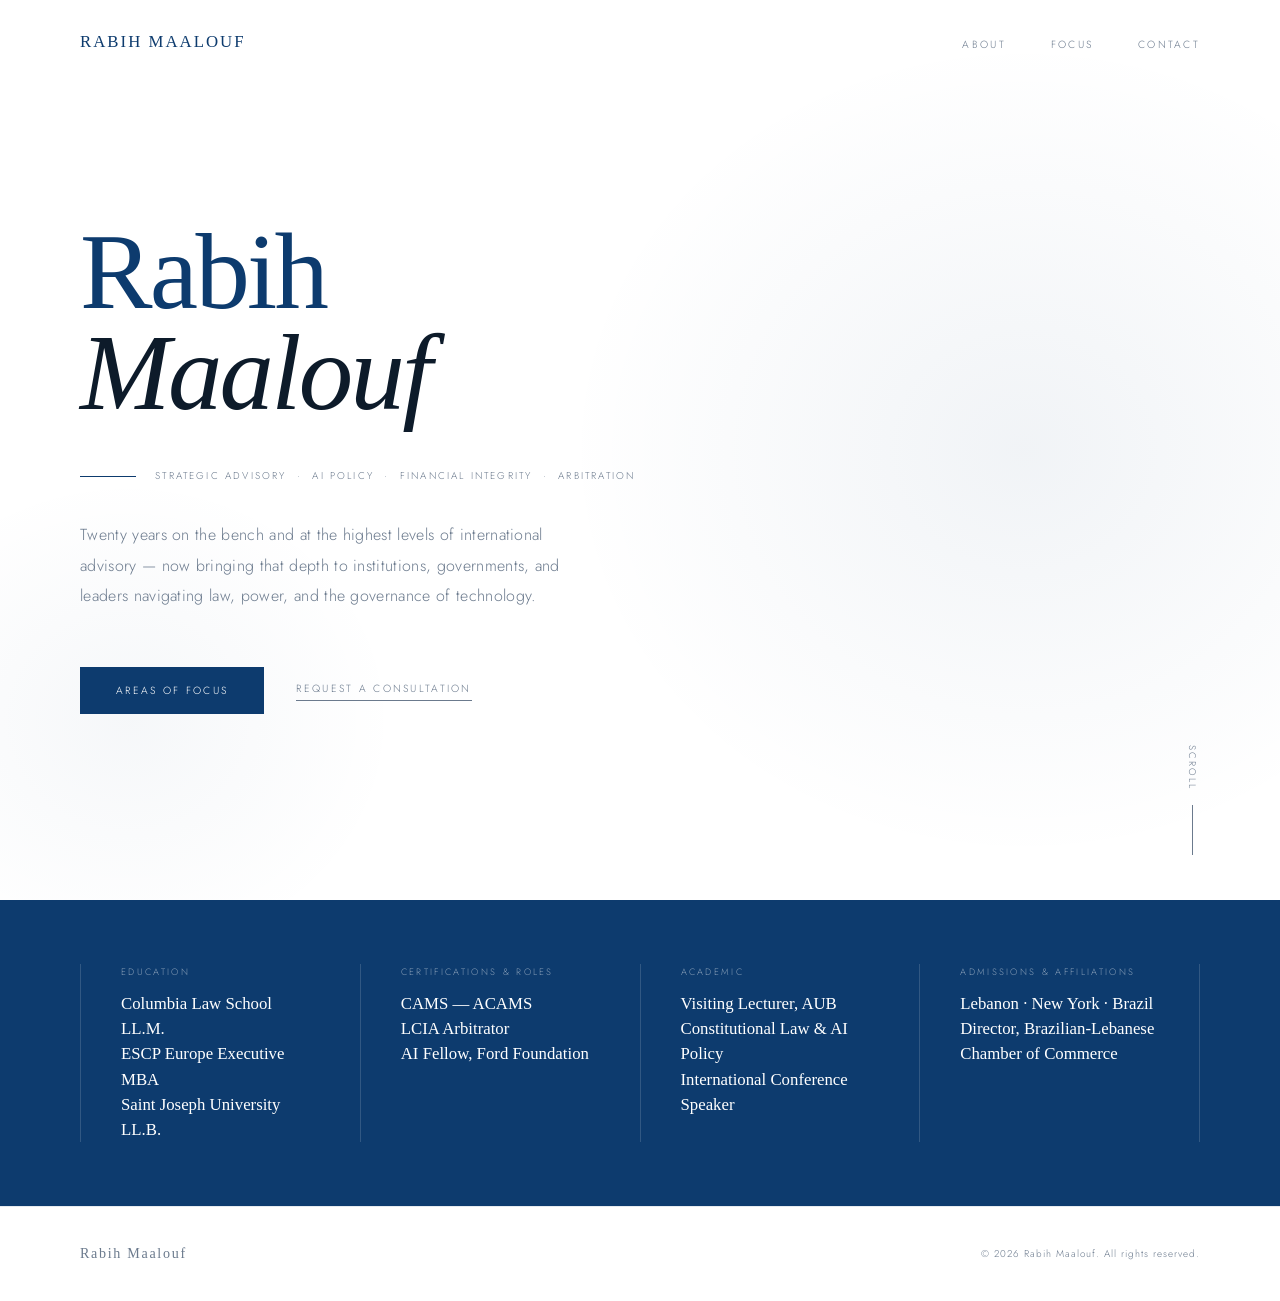
<file: index.html>
<!DOCTYPE html>
<html lang="en">
<head>
  <meta charset="UTF-8">
  <meta name="viewport" content="width=device-width, initial-scale=1.0">
  <title>Rabih Maalouf — Jurist & Strategic Adviser</title>
  <link rel="preconnect" href="https://fonts.googleapis.com">
  <link rel="preconnect" href="https://fonts.gstatic.com" crossorigin>
  <link href="https://fonts.googleapis.com/css2?family=Cormorant+Garant:ital,wght@0,300;0,400;0,500;1,300;1,400;1,500&family=Jost:wght@300;400;500&display=swap" rel="stylesheet">
  <link rel="stylesheet" href="style.css">
</head>
<body>

<!-- ── NAV ── -->
<nav id="nav">
  <a href="index.html" class="nav-logo">Rabih Maalouf</a>
  <ul class="nav-links">
    <li><a href="about.html">About</a></li>
    <li><a href="focus.html">Focus</a></li>
    <li><a href="contact.html">Contact</a></li>
  </ul>
</nav>

<!-- ── HERO ── -->
<section class="hero" id="home">
  <div class="hero-glow"></div>
  <div class="hero-content">
    <p class="hero-eyebrow"></p>
    <h1 class="hero-name">
      <span>Rabih</span>
      <span><em>Maalouf</em></span>
    </h1>
    <div class="hero-divider">
      <span class="hero-divider-text">Strategic Advisory &nbsp;·&nbsp; AI Policy &nbsp;·&nbsp; Financial Integrity &nbsp;·&nbsp; Arbitration </span>
    </div>
    <p class="hero-tagline">
      Twenty years on the bench and at the highest levels of international advisory — now bringing that depth to institutions, governments, and leaders navigating law, power, and the governance of technology.
    </p>
    <div class="hero-cta">
      <a href="focus.html" class="btn-primary">Areas of Focus</a>
      <a href="contact.html" class="btn-secondary">Request a consultation</a>
    </div>
  </div>
  <div class="hero-scroll-indicator">Scroll</div>
</section>

<!-- ── CREDENTIALS STRIP ── -->
<div class="cred-strip">
  <div class="cred-strip-inner">
    <div class="cred-strip-item">
      <p class="cred-strip-label">Education</p>
      <p class="cred-strip-value">Columbia Law School LL.M.<br>ESCP Europe Executive MBA<br>Saint Joseph University LL.B.</p>
    </div>
    <div class="cred-strip-item">
      <p class="cred-strip-label">Certifications &amp; Roles</p>
      <p class="cred-strip-value">CAMS — ACAMS<br>LCIA Arbitrator<br>AI Fellow, Ford Foundation</p>
    </div>
    <div class="cred-strip-item">
      <p class="cred-strip-label">Academic</p>
      <p class="cred-strip-value">Visiting Lecturer, AUB<br>Constitutional Law &amp; AI Policy<br>International Conference Speaker</p>
    </div>
    <div class="cred-strip-item">
      <p class="cred-strip-label">Admissions &amp; Affiliations</p>
      <p class="cred-strip-value">Lebanon · New York · Brazil<br>Director, Brazilian-Lebanese<br>Chamber of Commerce</p>
    </div>
  </div>
</div>

<!-- ── FOOTER ── -->
<footer>
  <p class="footer-logo">Rabih Maalouf</p>
  <p class="footer-copy">&copy; 2026 Rabih Maalouf. All rights reserved.</p>
</footer>

<script src="script.js"></script>
</body>
</html>
</file>
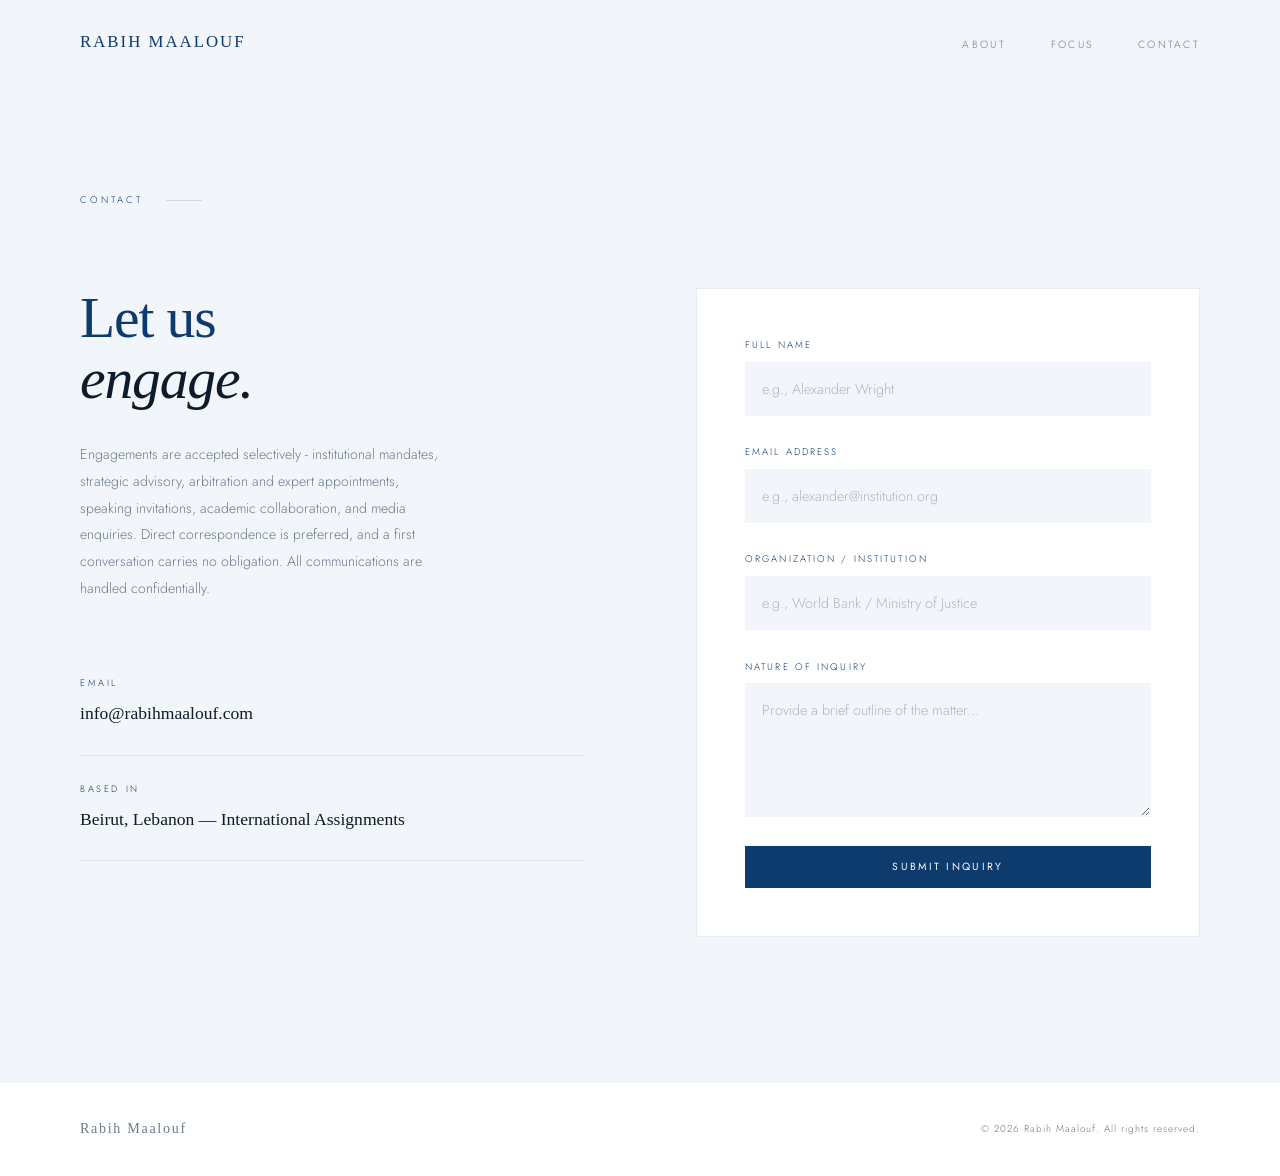
<file: contact.html>
<!DOCTYPE html>
<html lang="en">
<head>
  <meta charset="UTF-8">
  <meta name="viewport" content="width=device-width, initial-scale=1.0">
  <title>Contact — Rabih Maalouf</title>
  <link rel="preconnect" href="https://fonts.googleapis.com">
  <link rel="preconnect" href="https://fonts.gstatic.com" crossorigin>
  <link href="https://fonts.googleapis.com/css2?family=Cormorant+Garant:ital,wght@0,300;0,400;0,500;1,300;1,400;1,500&family=Jost:wght@300;400;500&display=swap" rel="stylesheet">
  <link rel="stylesheet" href="style.css">
</head>
<body>

<!-- ── NAV ── -->
<nav id="nav">
  <a href="index.html" class="nav-logo">Rabih Maalouf</a>
  <ul class="nav-links">
    <li><a href="about.html">About</a></li>
    <li><a href="focus.html">Focus</a></li>
    <li><a href="contact.html">Contact</a></li>
  </ul>
</nav>

<!-- ── CONTACT ── -->
<section class="contact" style="padding-top: 12rem; min-height: 100vh;">
  <p class="section-label reveal">Contact</p>
  <div class="contact-grid">
    
    <!-- Left Column: Text & Quick Details -->
    <div>
      <h2 class="contact-headline reveal">Let us<br><em>engage.</em></h2>
      <p class="contact-sub reveal delay-1" style="margin-bottom: 3rem;">
        Engagements are accepted selectively - institutional mandates, strategic advisory, arbitration and expert appointments, speaking invitations, academic collaboration, and media enquiries. Direct correspondence is preferred, and a first conversation carries no obligation. All communications are handled confidentially.
      </p>
      
      <div class="contact-row reveal delay-2">
        <p class="contact-row-label">Email</p>
        <a href="mailto:info@rabihmaalouf.com" class="contact-row-value">info@rabihmaalouf.com</a>
      </div>
      <div class="contact-row reveal delay-3">
        <p class="contact-row-label">Based in</p>
        <p class="contact-row-value">Beirut, Lebanon — International Assignments</p>
      </div>
    </div>
    
    <!-- Right Column: FormSubmit Form -->
    <div class="reveal delay-1">
      <form action="https://formsubmit.co/rm.stratadvisory@gmail.com" method="POST" class="inquiry-form">
        
        <!-- FormSubmit Configurations -->
        <input type="hidden" name="_subject" value="New Strategic Inquiry — RabihMaalouf.com">
        <input type="hidden" name="_template" value="table">
        <!-- Optional: redirect to a thank you page. Right now it will default to FormSubmit's thank you page -->
        
        <div class="form-group">
          <label for="name">Full Name</label>
          <input type="text" id="name" name="name" required placeholder="e.g., Alexander Wright">
        </div>
        
        <div class="form-group">
          <label for="email">Email Address</label>
          <input type="email" id="email" name="email" required placeholder="e.g., alexander@institution.org">
        </div>

        <div class="form-group">
          <label for="organization">Organization / Institution</label>
          <input type="text" id="organization" name="organization" placeholder="e.g., World Bank / Ministry of Justice">
        </div>
        
        <div class="form-group">
          <label for="message">Nature of Inquiry</label>
          <textarea id="message" name="message" rows="5" required placeholder="Provide a brief outline of the matter..."></textarea>
        </div>
        
        <button type="submit" class="btn-primary" style="width: 100%; border: none; cursor: pointer; text-align: center;">
          Submit Inquiry
        </button>
      </form>
    </div>

  </div>
</section>

<!-- ── FOOTER ── -->
<footer>
  <p class="footer-logo">Rabih Maalouf</p>
  <p class="footer-copy">&copy; 2026 Rabih Maalouf. All rights reserved.</p>
</footer>

<script src="script.js"></script>
</body>
</html>
</file>
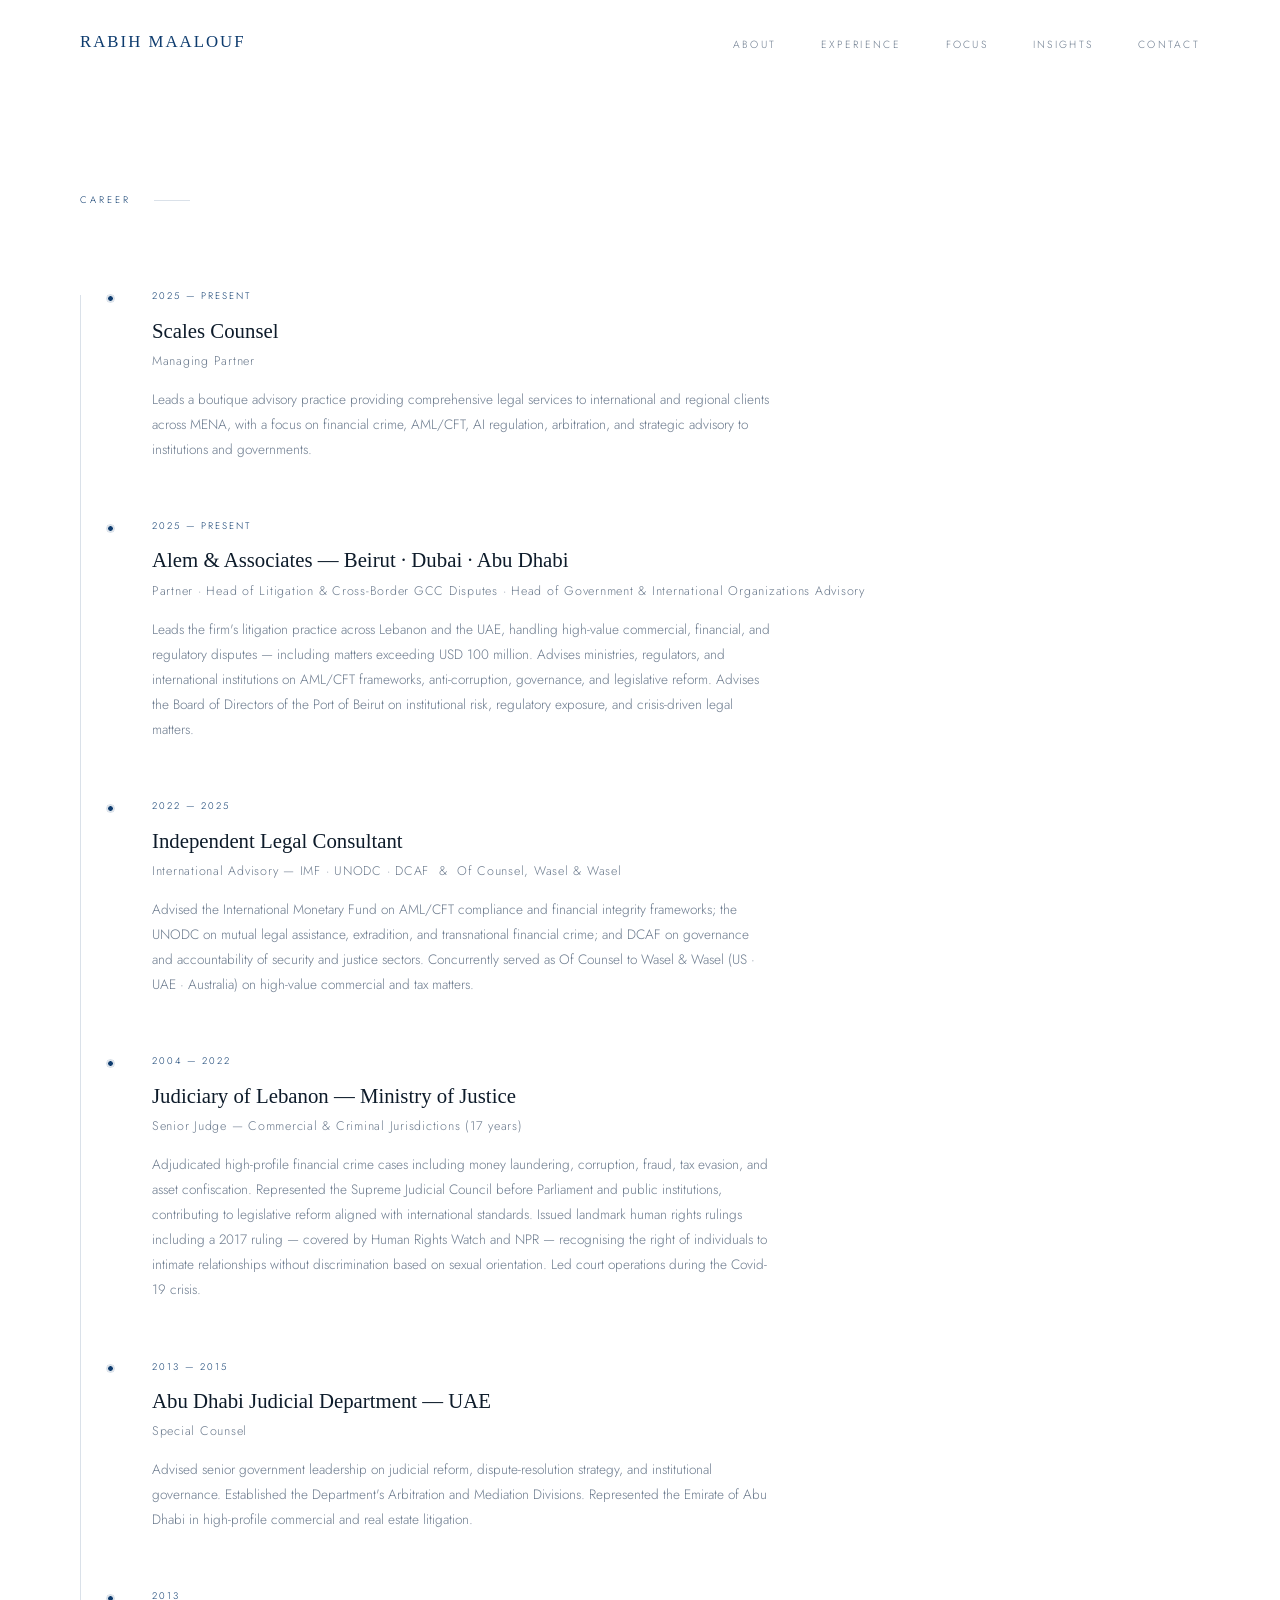
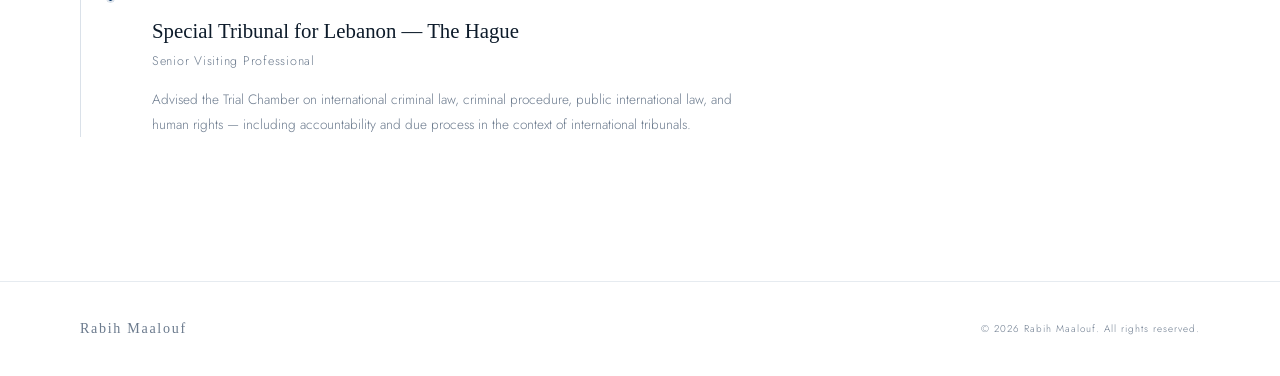
<file: experience.html>
<!DOCTYPE html>

<html lang="en">

<head>

  <meta charset="UTF-8">

  <meta name="viewport" content="width=device-width, initial-scale=1.0">

  <title>Experience — Rabih Maalouf</title>

  <link rel="preconnect" href="https://fonts.googleapis.com">

  <link rel="preconnect" href="https://fonts.gstatic.com" crossorigin>

  <link href="https://fonts.googleapis.com/css2?family=Cormorant+Garant:ital,wght@0,300;0,400;0,500;1,300;1,400;1,500&family=Jost:wght@300;400;500&display=swap" rel="stylesheet">

  <link rel="stylesheet" href="style.css">

</head>

<body>



<!-- ── NAV ── -->

<nav id="nav">

  <a href="index.html" class="nav-logo">Rabih Maalouf</a>

  <ul class="nav-links">

    <li><a href="about.html">About</a></li>

    <li><a href="experience.html">Experience</a></li>

    <li><a href="focus.html">Focus</a></li>

    <li><a href="insights.html">Insights</a></li>

    <li><a href="contact.html">Contact</a></li>

  </ul>

</nav>



<!-- ── EXPERIENCE TIMELINE ── -->

<section class="timeline" style="padding-top: 12rem; min-height: 100vh;">

  <p class="section-label reveal">Career</p>

  <div class="timeline-list">



    <div class="timeline-item reveal">

      <div class="timeline-dot"></div>

      <p class="timeline-period">2025 — Present</p>

      <h3 class="timeline-org">Scales Counsel</h3>

      <p class="timeline-role">Managing Partner</p>

      <p class="timeline-desc">Leads a boutique advisory practice providing comprehensive legal services to international and regional clients across MENA, with a focus on financial crime, AML/CFT, AI regulation, arbitration, and strategic advisory to institutions and governments.</p>

    </div>



    <div class="timeline-item reveal delay-1">

      <div class="timeline-dot"></div>

      <p class="timeline-period">2025 — Present</p>

      <h3 class="timeline-org">Alem &amp; Associates — Beirut · Dubai · Abu Dhabi</h3>

      <p class="timeline-role">Partner · Head of Litigation &amp; Cross-Border GCC Disputes · Head of Government &amp; International Organizations Advisory</p>

      <p class="timeline-desc">Leads the firm's litigation practice across Lebanon and the UAE, handling high-value commercial, financial, and regulatory disputes — including matters exceeding USD 100 million. Advises ministries, regulators, and international institutions on AML/CFT frameworks, anti-corruption, governance, and legislative reform. Advises the Board of Directors of the Port of Beirut on institutional risk, regulatory exposure, and crisis-driven legal matters.</p>

    </div>



    <div class="timeline-item reveal delay-2">

      <div class="timeline-dot"></div>

      <p class="timeline-period">2022 — 2025</p>

      <h3 class="timeline-org">Independent Legal Consultant</h3>

      <p class="timeline-role">International Advisory — IMF · UNODC · DCAF &nbsp;&amp;&nbsp; Of Counsel, Wasel &amp; Wasel</p>

      <p class="timeline-desc">Advised the International Monetary Fund on AML/CFT compliance and financial integrity frameworks; the UNODC on mutual legal assistance, extradition, and transnational financial crime; and DCAF on governance and accountability of security and justice sectors. Concurrently served as Of Counsel to Wasel &amp; Wasel (US · UAE · Australia) on high-value commercial and tax matters.</p>

    </div>



    <div class="timeline-item reveal delay-1">

      <div class="timeline-dot"></div>

      <p class="timeline-period">2004 — 2022</p>

      <h3 class="timeline-org">Judiciary of Lebanon — Ministry of Justice</h3>

      <p class="timeline-role">Senior Judge — Commercial &amp; Criminal Jurisdictions (17 years)</p>

      <p class="timeline-desc">Adjudicated high-profile financial crime cases including money laundering, corruption, fraud, tax evasion, and asset confiscation. Represented the Supreme Judicial Council before Parliament and public institutions, contributing to legislative reform aligned with international standards. Issued landmark human rights rulings including a 2017 ruling — covered by Human Rights Watch and NPR — recognising the right of individuals to intimate relationships without discrimination based on sexual orientation. Led court operations during the Covid-19 crisis.</p>

    </div>



    <div class="timeline-item reveal delay-2">

      <div class="timeline-dot"></div>

      <p class="timeline-period">2013 — 2015</p>

      <h3 class="timeline-org">Abu Dhabi Judicial Department — UAE</h3>

      <p class="timeline-role">Special Counsel</p>

      <p class="timeline-desc">Advised senior government leadership on judicial reform, dispute-resolution strategy, and institutional governance. Established the Department's Arbitration and Mediation Divisions. Represented the Emirate of Abu Dhabi in high-profile commercial and real estate litigation.</p>

    </div>



    <div class="timeline-item reveal delay-3">

      <div class="timeline-dot"></div>

      <p class="timeline-period">2013</p>

      <h3 class="timeline-org">Special Tribunal for Lebanon — The Hague</h3>

      <p class="timeline-role">Senior Visiting Professional</p>

      <p class="timeline-desc">Advised the Trial Chamber on international criminal law, criminal procedure, public international law, and human rights — including accountability and due process in the context of international tribunals.</p>

    </div>



  </div>

</section>



<!-- ── FOOTER ── -->

<footer>

  <p class="footer-logo">Rabih Maalouf</p>

  <p class="footer-copy">&copy; 2026 Rabih Maalouf. All rights reserved.</p>

</footer>



<script src="script.js"></script>

</body>

</html>
</file>
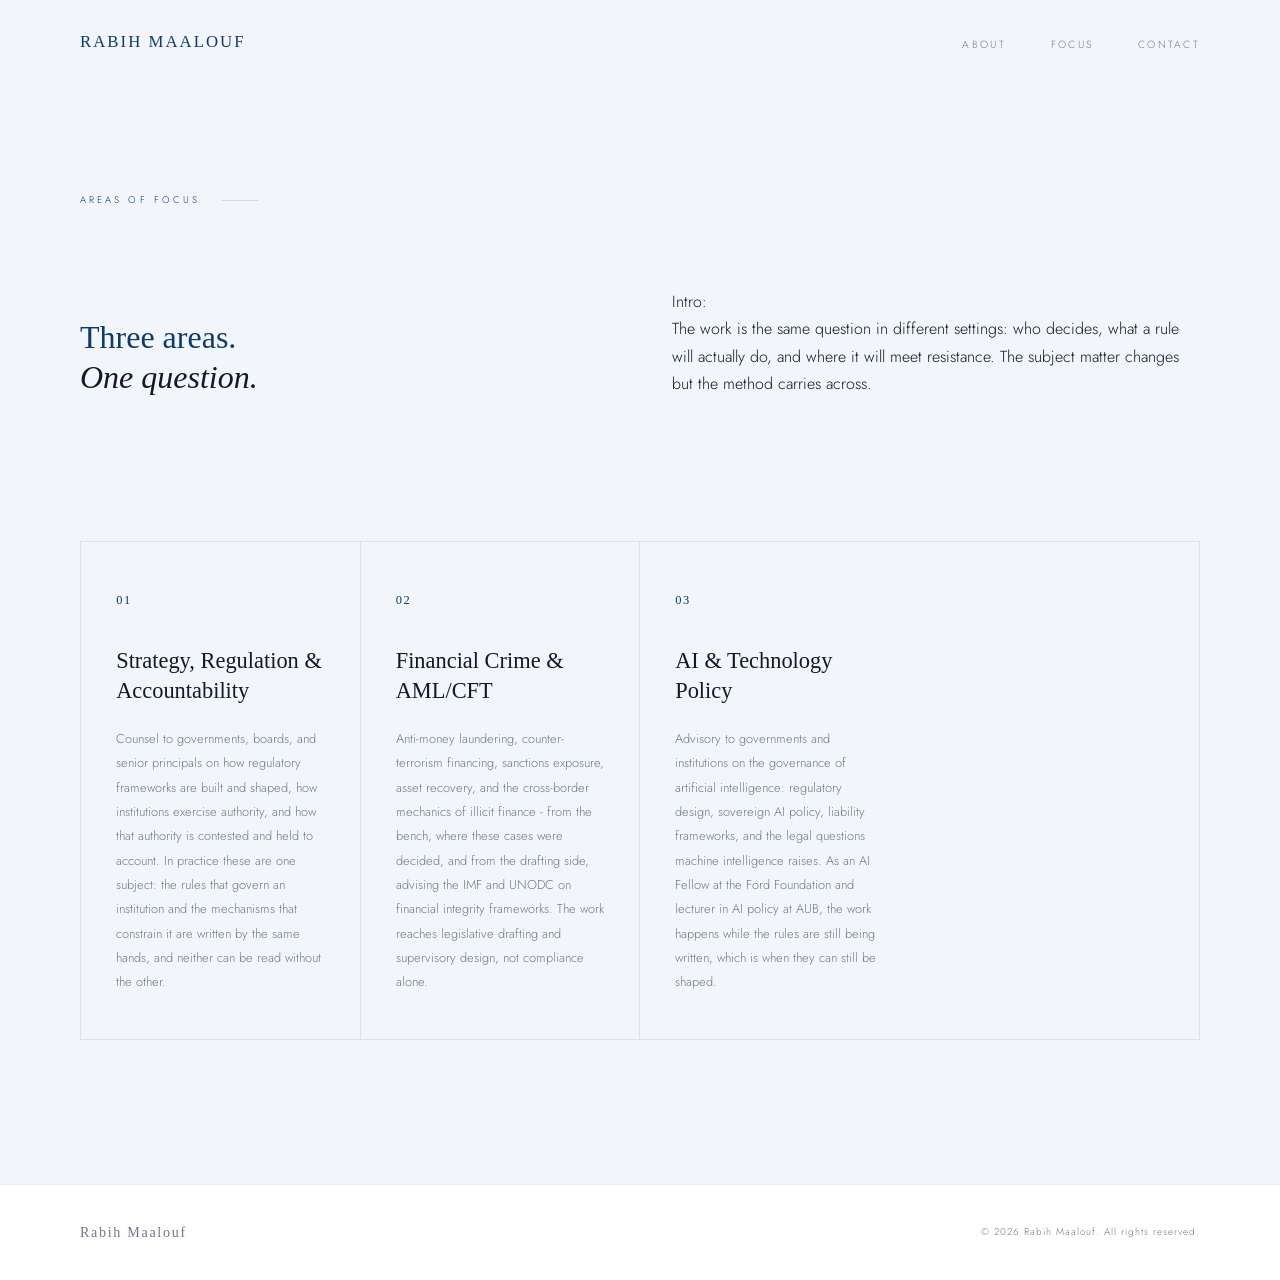
<file: focus.html>
<!DOCTYPE html>
<html lang="en">
<head>
  <meta charset="UTF-8">
  <meta name="viewport" content="width=device-width, initial-scale=1.0">
  <title>Areas of Focus — Rabih Maalouf</title>
  <link rel="preconnect" href="https://fonts.googleapis.com">
  <link rel="preconnect" href="https://fonts.gstatic.com" crossorigin>
  <link href="https://fonts.googleapis.com/css2?family=Cormorant+Garant:ital,wght@0,300;0,400;0,500;1,300;1,400;1,500&family=Jost:wght@300;400;500&display=swap" rel="stylesheet">
  <link rel="stylesheet" href="style.css">
</head>
<body>

<!-- ── NAV ── -->
<nav id="nav">
  <a href="index.html" class="nav-logo">Rabih Maalouf</a>
  <ul class="nav-links">
    <li><a href="about.html">About</a></li>
    <li><a href="focus.html">Focus</a></li>
    <li><a href="contact.html">Contact</a></li>
  </ul>
</nav>

<!-- ── FOCUS AREAS ── -->
<section class="focus" style="padding-top: 12rem; min-height: 100vh;">
  <p class="section-label reveal">Areas of Focus</p>
  <div class="focus-intro">
    <h2 class="focus-intro-headline reveal">Three areas.<br><em>One question.</em></h2>
    Intro:<br>
    The work is the same question in different settings: who decides, what a rule will actually do, and where it will meet resistance. The subject matter changes but the method carries across.</p>
  </div>
  <div class="focus-grid">
    <div class="focus-card reveal">
      <div class="focus-top-bar"></div>
      <span class="focus-num">01</span>
      <h3 class="focus-title">Strategy, Regulation &amp; Accountability</h3>
      <p class="focus-desc">Counsel to governments, boards, and senior principals on how regulatory frameworks are built and shaped, how institutions exercise authority, and how that authority is contested and held to account. In practice these are one subject: the rules that govern an institution and the mechanisms that constrain it are written by the same hands, and neither can be read without the other.</p>
    </div>
    <div class="focus-card reveal delay-1">
      <div class="focus-top-bar"></div>
      <span class="focus-num">02</span>
      <h3 class="focus-title">Financial Crime &amp; AML/CFT</h3>
      <p class="focus-desc">Anti-money laundering, counter-terrorism financing, sanctions exposure, asset recovery, and the cross-border mechanics of illicit finance - from the bench, where these cases were decided, and from the drafting side, advising the IMF and UNODC on financial integrity frameworks. The work reaches legislative drafting and supervisory design, not compliance alone.</p>
    </div>
    <div class="focus-card reveal delay-2">
      <div class="focus-top-bar"></div>
      <span class="focus-num">03</span>
      <h3 class="focus-title">AI &amp; Technology Policy</h3>
      <p class="focus-desc">Advisory to governments and institutions on the governance of artificial intelligence: regulatory design, sovereign AI policy, liability frameworks, and the legal questions machine intelligence raises. As an AI Fellow at the Ford Foundation and lecturer in AI policy at AUB, the work happens while the rules are still being written, which is when they can still be shaped.</p>
    </div>
  </div>
</section>

<!-- ── FOOTER ── -->
<footer>
  <p class="footer-logo">Rabih Maalouf</p>
  <p class="footer-copy">&copy; 2026 Rabih Maalouf. All rights reserved.</p>
</footer>

<script src="script.js"></script>
</body>
</html>
</file>
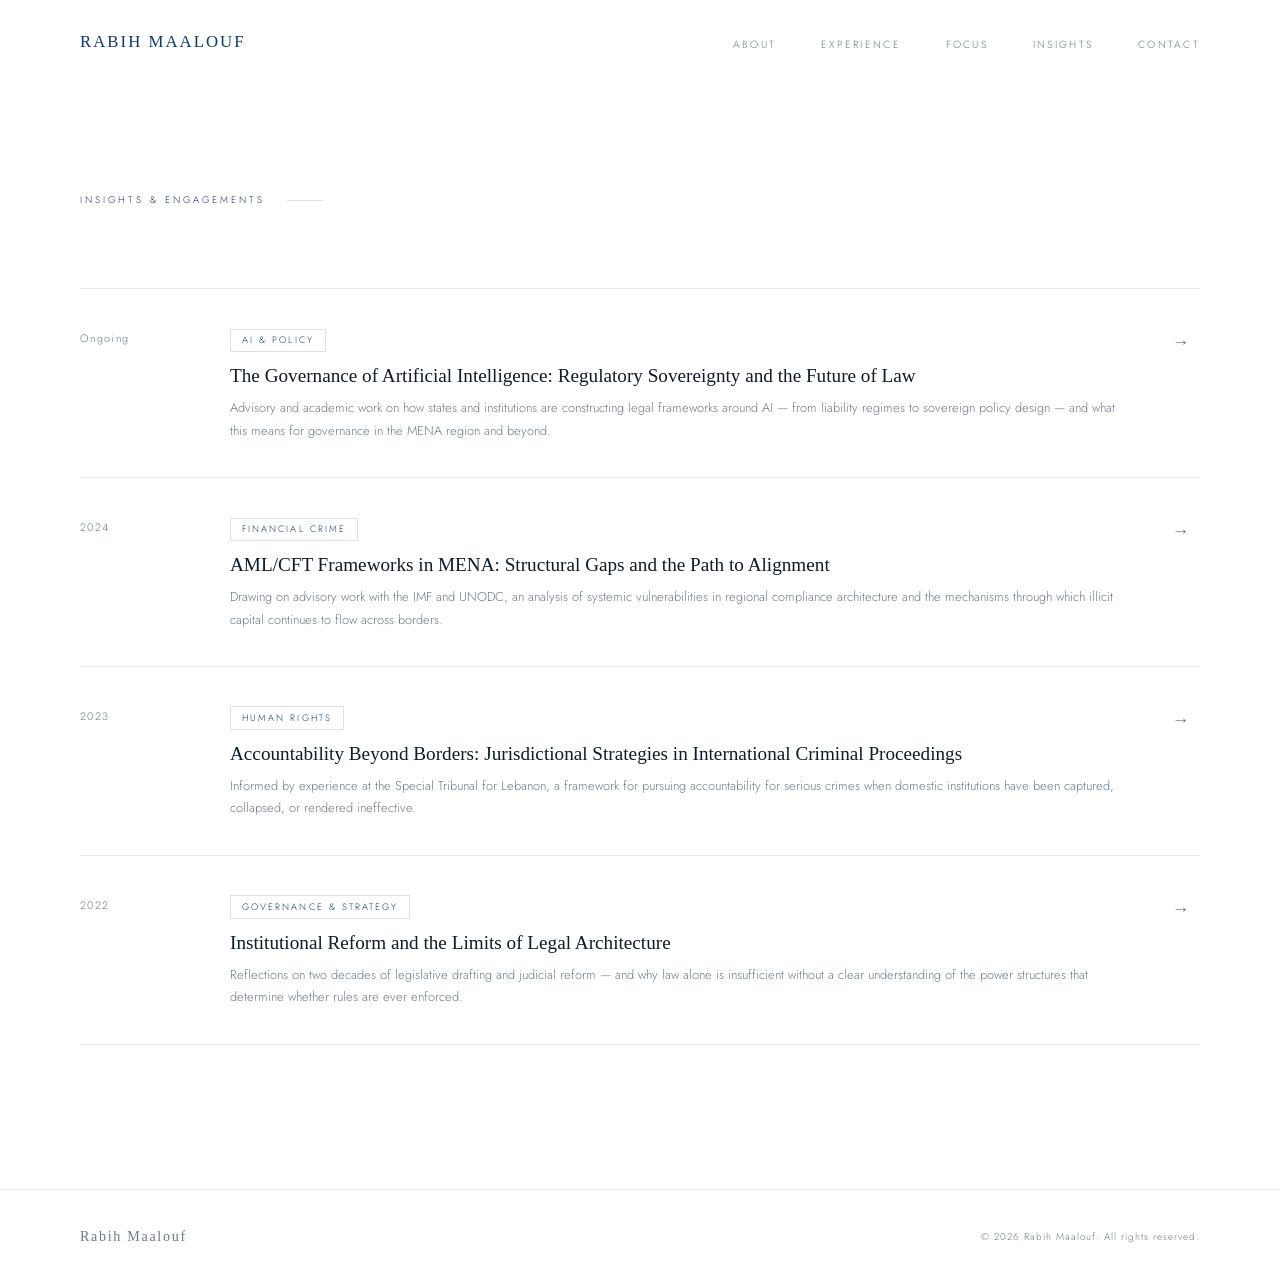
<file: insights.html>
<!DOCTYPE html>
<html lang="en">
<head>
  <meta charset="UTF-8">
  <meta name="viewport" content="width=device-width, initial-scale=1.0">
  <title>Insights — Rabih Maalouf</title>
  <link rel="preconnect" href="https://fonts.googleapis.com">
  <link rel="preconnect" href="https://fonts.gstatic.com" crossorigin>
  <link href="https://fonts.googleapis.com/css2?family=Cormorant+Garant:ital,wght@0,300;0,400;0,500;1,300;1,400;1,500&family=Jost:wght@300;400;500&display=swap" rel="stylesheet">
  <link rel="stylesheet" href="style.css">
</head>
<body>

<!-- ── NAV ── -->
<nav id="nav">
  <a href="index.html" class="nav-logo">Rabih Maalouf</a>
  <ul class="nav-links">
    <li><a href="about.html">About</a></li>
    <li><a href="experience.html">Experience</a></li>
    <li><a href="focus.html">Focus</a></li>
    <li><a href="insights.html">Insights</a></li>
    <li><a href="contact.html">Contact</a></li>
  </ul>
</nav>

<!-- ── INSIGHTS ── -->
<section class="publications" style="padding-top: 12rem; min-height: 100vh;">
  <p class="section-label reveal">Insights &amp; Engagements</p>
  <div>
    <div class="pub-item reveal">
      <span class="pub-year">Ongoing</span>
      <div>
        <span class="pub-tag">AI &amp; Policy</span>
        <h4 class="pub-title">The Governance of Artificial Intelligence: Regulatory Sovereignty and the Future of Law</h4>
        <p class="pub-excerpt">Advisory and academic work on how states and institutions are constructing legal frameworks around AI — from liability regimes to sovereign policy design — and what this means for governance in the MENA region and beyond.</p>
      </div>
      <span class="pub-arrow">→</span>
    </div>
    <div class="pub-item reveal delay-1">
      <span class="pub-year">2024</span>
      <div>
        <span class="pub-tag">Financial Crime</span>
        <h4 class="pub-title">AML/CFT Frameworks in MENA: Structural Gaps and the Path to Alignment</h4>
        <p class="pub-excerpt">Drawing on advisory work with the IMF and UNODC, an analysis of systemic vulnerabilities in regional compliance architecture and the mechanisms through which illicit capital continues to flow across borders.</p>
      </div>
      <span class="pub-arrow">→</span>
    </div>
    <div class="pub-item reveal delay-2">
      <span class="pub-year">2023</span>
      <div>
        <span class="pub-tag">Human Rights</span>
        <h4 class="pub-title">Accountability Beyond Borders: Jurisdictional Strategies in International Criminal Proceedings</h4>
        <p class="pub-excerpt">Informed by experience at the Special Tribunal for Lebanon, a framework for pursuing accountability for serious crimes when domestic institutions have been captured, collapsed, or rendered ineffective.</p>
      </div>
      <span class="pub-arrow">→</span>
    </div>
    <div class="pub-item reveal delay-3">
      <span class="pub-year">2022</span>
      <div>
        <span class="pub-tag">Governance &amp; Strategy</span>
        <h4 class="pub-title">Institutional Reform and the Limits of Legal Architecture</h4>
        <p class="pub-excerpt">Reflections on two decades of legislative drafting and judicial reform — and why law alone is insufficient without a clear understanding of the power structures that determine whether rules are ever enforced.</p>
      </div>
      <span class="pub-arrow">→</span>
    </div>
  </div>
</section>

<!-- ── FOOTER ── -->
<footer>
  <p class="footer-logo">Rabih Maalouf</p>
  <p class="footer-copy">&copy; 2026 Rabih Maalouf. All rights reserved.</p>
</footer>

<script src="script.js"></script>
</body>
</html>
</file>
<file: style.css>
*, *::before, *::after { margin: 0; padding: 0; box-sizing: border-box; }

:root {
  --bg:           #FFFFFF;
  --bg-alt:      #F2F5F9;
  --text:        #0D1B2A;
  --muted:       #6B7A8D;
  --blue:        #0D3B6E;
  --blue-mid:    #1A5299;
  --blue-dim:    rgba(13,59,110,0.15);
  --blue-subtle: rgba(13,59,110,0.04);
  --border:      rgba(13,59,110,0.1);
}

html { scroll-behavior: smooth; }

body {
  background: var(--bg);
  color: var(--text);
  font-family: 'Jost', sans-serif;
  font-weight: 300;
  font-size: 16px;
  line-height: 1.7;
  -webkit-font-smoothing: antialiased;
  overflow-x: hidden;
}

/* ─── NAV ─── */
nav {
  position: fixed; top: 0; left: 0; right: 0;
  z-index: 200;
  display: flex; align-items: center; justify-content: space-between;
  padding: 1.75rem 5rem;
  transition: background 0.5s ease, padding 0.4s ease, border-color 0.5s ease;
  border-bottom: 0.5px solid transparent;
}
nav.scrolled {
  background: rgba(255,255,255,0.96);
  padding: 1.1rem 5rem;
  border-bottom-color: var(--border);
  backdrop-filter: blur(14px);
}
.nav-logo {
  font-family: 'Cormorant Garant', serif;
  font-size: 1.05rem; font-weight: 400;
  letter-spacing: 0.12em; text-transform: uppercase;
  color: var(--blue); text-decoration: none;
}
.nav-links { display: flex; gap: 2.8rem; list-style: none; }
.nav-links a {
  font-size: 0.65rem; letter-spacing: 0.22em; text-transform: uppercase;
  color: var(--muted); text-decoration: none; transition: color 0.3s;
}
.nav-links a:hover { color: var(--blue); }

/* ─── HERO ─── */
.hero {
  min-height: 100vh;
  display: flex; flex-direction: column; justify-content: center;
  padding: 0 5rem;
  position: relative; overflow: hidden;
  background: var(--bg);
}
.hero-glow {
  position: absolute; top: 0; left: 0; right: 0; bottom: 0;
  background:
    radial-gradient(ellipse 55% 70% at 80% 50%, rgba(13,59,110,0.06) 0%, transparent 65%),
    radial-gradient(ellipse 35% 45% at 10% 80%, rgba(13,59,110,0.04) 0%, transparent 60%);
  pointer-events: none;
}
.hero-content { position: relative; max-width: 860px; }

.hero-eyebrow {
  font-size: 0.62rem; letter-spacing: 0.32em; text-transform: uppercase;
  color: var(--blue); margin-bottom: 2.2rem;
  opacity: 0; animation: fadeUp 1s 0.15s ease forwards;
}
.hero-name {
  font-family: 'Cormorant Garant', serif;
  font-size: clamp(4.5rem, 8.5vw, 8rem);
  font-weight: 300; line-height: 0.93; letter-spacing: -0.025em;
  margin-bottom: 2.8rem;
  color: var(--blue);
  opacity: 0; animation: fadeUp 1s 0.35s ease forwards;
}
.hero-name span { display: block; }
.hero-name em { font-style: italic; color: var(--text); }

.hero-divider {
  display: flex; align-items: center; gap: 1.2rem; margin-bottom: 2.2rem;
  opacity: 0; animation: fadeUp 1s 0.55s ease forwards;
}
.hero-divider::before { content: ''; display: block; width: 56px; height: 0.5px; background: var(--blue); }
.hero-divider-text { font-size: 0.62rem; letter-spacing: 0.22em; text-transform: uppercase; color: var(--muted); }

.hero-tagline {
  font-size: 1.0rem; font-weight: 300; color: var(--muted);
  line-height: 1.9; max-width: 500px; letter-spacing: 0.02em;
  opacity: 0; animation: fadeUp 1s 0.75s ease forwards;
}

.hero-cta {
  margin-top: 3.5rem;
  display: flex; gap: 2rem; align-items: center;
  opacity: 0; animation: fadeUp 1s 0.95s ease forwards;
}
.btn-primary {
  font-size: 0.65rem; letter-spacing: 0.22em; text-transform: uppercase;
  color: #FFFFFF; background: var(--blue);
  border: 0.5px solid var(--blue);
  padding: 0.85rem 2.2rem; text-decoration: none;
  transition: background 0.3s, color 0.3s;
}
.btn-primary:hover { background: transparent; color: var(--blue); }
.btn-secondary {
  font-size: 0.65rem; letter-spacing: 0.22em; text-transform: uppercase;
  color: var(--muted); text-decoration: none;
  border-bottom: 0.5px solid var(--muted);
  padding-bottom: 2px; transition: color 0.3s, border-color 0.3s;
}
.btn-secondary:hover { color: var(--blue); border-color: var(--blue); }

.hero-scroll-indicator {
  position: absolute; bottom: 2.8rem; right: 5rem;
  writing-mode: vertical-lr; letter-spacing: 0.2em;
  font-size: 0.6rem; text-transform: uppercase; color: var(--muted);
  display: flex; align-items: center; gap: 1rem;
  opacity: 0; animation: fadeUp 1s 1.3s ease forwards;
}
.hero-scroll-indicator::after {
  content: ''; display: block; width: 0.5px; height: 50px; background: var(--muted);
}

/* ─── SECTION SHARED ─── */
section { padding: 9rem 5rem; }
.section-label {
  font-size: 0.6rem; letter-spacing: 0.32em; text-transform: uppercase; color: var(--blue);
  display: flex; align-items: center; gap: 1.4rem; margin-bottom: 5rem;
}
.section-label::after { content: ''; height: 0.5px; width: 36px; background: var(--blue-dim); display: block; }

/* ─── ABOUT ─── */
.about { 
  position: relative; 
  background: var(--bg-alt); 
  padding-top: 11rem; /* Added space so text starts below the fixed navigation */
  min-height: 100vh;
  overflow: hidden;
}

/* New faded background styling */
.about-bg {
  position: absolute;
  top: 0; left: 0; right: 0; bottom: 0;
  z-index: 0;
  pointer-events: none;
}
.about-bg img {
  width: 100%;
  height: 100%;
  object-fit: cover;
  object-position: center;
  opacity: 0.08; /* Extremely subtle fade so the text is fully legible */
  filter: grayscale(30%); /* Softens the colors slightly */
}
.about-bg-overlay {
  position: absolute;
  top: 0; left: 0; right: 0; bottom: 0;
  background: linear-gradient(to bottom, var(--bg-alt) 0%, rgba(242,245,249,0.2) 20%, var(--bg-alt) 100%);
}

.about-content {
  position: relative;
  z-index: 2; /* Forces all text and content above the background image */
}

.about-grid { display: grid; grid-template-columns: 0.85fr 1.6fr; gap: 7rem; align-items: start; }

.about-headline {
  font-family: 'Cormorant Garant', serif;
  font-size: clamp(2rem, 3.2vw, 3rem);
  font-weight: 300; line-height: 1.22; letter-spacing: -0.01em; color: var(--blue);
}
.about-headline em { font-style: italic; color: var(--text); }
.about-separator { width: 36px; height: 0.5px; background: var(--blue-dim); margin: 2.5rem 0; }
.about-sub { font-size: 0.78rem; letter-spacing: 0.06em; color: var(--muted); line-height: 1.7; }

.about-body p { font-size: 0.93rem; color: var(--muted); line-height: 1.95; margin-bottom: 1.4rem; }
.about-body p:last-of-type { margin-bottom: 0; }

.about-creds {
  margin-top: 3.5rem;
  display: grid; grid-template-columns: 1fr 1fr; gap: 0;
  border-top: 0.5px solid var(--border); border-left: 0.5px solid var(--border);
  background: rgba(255, 255, 255, 0.4); /* Adds a very subtle blur/solidness behind credentials to enhance reading */
  backdrop-filter: blur(5px);
}
.cred { padding: 1.4rem 1.6rem; border-right: 0.5px solid var(--border); border-bottom: 0.5px solid var(--border); }
.cred-label { font-size: 0.58rem; letter-spacing: 0.25em; text-transform: uppercase; color: var(--blue); margin-bottom: 0.45rem; }
.cred-value { font-family: 'Cormorant Garant', serif; font-size: 1.05rem; font-weight: 400; color: var(--text); }

/* ─── TIMELINE ─── */
.timeline { background: var(--bg); }
.timeline-list { position: relative; padding-left: 2rem; }
.timeline-list::before {
  content: ''; position: absolute; left: 0; top: 0.4rem; bottom: 0;
  width: 0.5px; background: var(--blue-dim);
}
.timeline-item {
  position: relative; padding: 0 0 3.5rem 2.5rem;
}
.timeline-item:last-child { padding-bottom: 0; }
.timeline-dot {
  position: absolute; left: -0.3rem; top: 0.4rem;
  width: 7px; height: 7px; border-radius: 50%;
  background: var(--blue); border: 0.5px solid var(--bg);
  outline: 0.5px solid var(--blue-dim);
}
.timeline-period {
  font-size: 0.6rem; letter-spacing: 0.2em; text-transform: uppercase;
  color: var(--blue); margin-bottom: 0.5rem;
}
.timeline-org {
  font-family: 'Cormorant Garant', serif; font-size: 1.3rem;
  font-weight: 400; color: var(--text); margin-bottom: 0.2rem;
}
.timeline-role {
  font-size: 0.78rem; color: var(--muted); letter-spacing: 0.06em;
  margin-bottom: 0.9rem;
}
.timeline-desc { font-size: 0.85rem; color: var(--muted); line-height: 1.85; max-width: 620px; }

/* ─── FOCUS ─── */
.focus { background: var(--bg-alt); }
.focus-intro { display: grid; grid-template-columns: 1fr 1fr; gap: 4rem; align-items: end; margin-bottom: 5rem; }
.focus-intro-headline {
  font-family: 'Cormorant Garant', serif;
  font-size: clamp(1.8rem, 2.5vw, 2.4rem); font-weight: 300; line-height: 1.25; color: var(--blue);
}
.focus-intro-headline em { font-style: italic; color: var(--text); }
.focus-intro-text { font-size: 0.88rem; color: var(--muted); line-height: 1.85; }

.focus-grid { display: grid; grid-template-columns: repeat(4, 1fr); border: 0.5px solid var(--border); }
.focus-card {
  padding: 3rem 2.2rem 2.8rem;
  border-right: 0.5px solid var(--border);
  position: relative; overflow: hidden; transition: background 0.45s ease;
}
.focus-card:last-child { border-right: none; }
.focus-card:hover { background: var(--blue-subtle); }
.focus-top-bar { position: absolute; top: 0; left: 0; height: 2px; width: 0; background: var(--blue); transition: width 0.55s ease; }
.focus-card:hover .focus-top-bar { width: 100%; }
.focus-num { font-family: 'Cormorant Garant', serif; font-weight: 400; font-size: 0.78rem; color: var(--blue); letter-spacing: 0.12em; display: block; margin-bottom: 2.2rem; }
.focus-title { font-family: 'Cormorant Garant', serif; font-weight: 400; font-size: 1.4rem; line-height: 1.3; margin-bottom: 1.4rem; color: var(--text); }
.focus-desc { font-size: 0.8rem; color: var(--muted); line-height: 1.9; }

/* ─── PUBLICATIONS ─── */
.publications { background: var(--bg); }
.pub-item {
  display: grid; grid-template-columns: 110px 1fr 28px;
  gap: 2.5rem; align-items: start;
  padding: 2.2rem 0; border-bottom: 0.5px solid var(--border);
  transition: padding 0.25s;
}
.pub-item:first-child { border-top: 0.5px solid var(--border); }
.pub-item:hover { background: var(--blue-subtle); padding-left: 0.8rem; padding-right: 0.8rem; }
.pub-year { font-size: 0.68rem; letter-spacing: 0.12em; color: var(--muted); padding-top: 0.3rem; }
.pub-tag { display: inline-block; font-size: 0.58rem; letter-spacing: 0.22em; text-transform: uppercase; color: var(--blue); border: 0.5px solid var(--blue-dim); padding: 0.18rem 0.7rem; margin-bottom: 0.7rem; }
.pub-title { font-family: 'Cormorant Garant', serif; font-weight: 400; font-size: 1.2rem; line-height: 1.35; margin-bottom: 0.5rem; color: var(--text); }
.pub-excerpt { font-size: 0.8rem; color: var(--muted); line-height: 1.75; }
.pub-arrow { font-size: 1.1rem; color: var(--muted); padding-top: 0.25rem; transition: color 0.3s, transform 0.3s; }
.pub-item:hover .pub-arrow { color: var(--blue); transform: translateX(5px); }

/* ─── CREDENTIALS STRIP ─── */
.cred-strip { background: var(--blue); padding: 4rem 5rem; }
.cred-strip-inner { display: grid; grid-template-columns: repeat(4, 1fr); gap: 0; border-left: 0.5px solid rgba(255,255,255,0.15); }
.cred-strip-item { padding: 0 2.5rem; border-right: 0.5px solid rgba(255,255,255,0.15); }
.cred-strip-label { font-size: 0.58rem; letter-spacing: 0.25em; text-transform: uppercase; color: rgba(255,255,255,0.5); margin-bottom: 0.7rem; }
.cred-strip-value { font-family: 'Cormorant Garant', serif; font-size: 1.05rem; color: #FFFFFF; line-height: 1.5; }

/* ─── CONTACT ─── */
.contact { background: var(--bg-alt); }
.contact-grid { display: grid; grid-template-columns: 1fr 1fr; gap: 7rem; align-items: start; }
.contact-headline { font-family: 'Cormorant Garant', serif; font-size: clamp(2.8rem, 4.5vw, 4.5rem); font-weight: 300; line-height: 1.05; letter-spacing: -0.02em; color: var(--blue); }
.contact-headline em { font-style: italic; color: var(--text); }
.contact-sub { margin-top: 2rem; font-size: 0.88rem; color: var(--muted); line-height: 1.9; max-width: 360px; }

.contact-row { padding: 1.6rem 0; border-bottom: 0.5px solid var(--border); }
.contact-row:first-child { border-top: 0.5px solid var(--border); }
.contact-row-label { font-size: 0.58rem; letter-spacing: 0.28em; text-transform: uppercase; color: var(--blue); margin-bottom: 0.5rem; }
.contact-row-value { font-family: 'Cormorant Garant', serif; font-size: 1.1rem; color: var(--text); text-decoration: none; transition: color 0.3s; }
a.contact-row-value:hover { color: var(--blue); }

/* ─── INQUIRY FORM ─── */
.inquiry-form {
  display: flex;
  flex-direction: column;
  gap: 1.8rem;
  background: var(--bg);
  padding: 3rem;
  border: 0.5px solid var(--border);
}
.form-group {
  display: flex;
  flex-direction: column;
  gap: 0.5rem;
}
.form-group label {
  font-family: 'Jost', sans-serif;
  font-size: 0.6rem;
  letter-spacing: 0.22em;
  text-transform: uppercase;
  color: var(--blue);
}
.form-group input,
.form-group textarea {
  background: var(--bg-alt);
  border: 0.5px solid transparent;
  padding: 1rem;
  color: var(--text);
  font-family: 'Jost', sans-serif;
  font-size: 0.9rem;
  font-weight: 300;
  transition: border-color 0.3s ease, background 0.3s ease;
}
.form-group input:focus,
.form-group textarea:focus {
  outline: none;
  border-color: var(--blue);
  background: var(--bg);
}
.form-group input::placeholder,
.form-group textarea::placeholder {
  color: var(--muted);
  opacity: 0.5;
}
.inquiry-form button[type="submit"] {
  border: none;
  cursor: pointer;
  font-family: 'Jost', sans-serif;
}

/* ─── FOOTER ─── */
footer { padding: 2.2rem 5rem; border-top: 0.5px solid var(--border); display: flex; justify-content: space-between; align-items: center; }
.footer-logo { font-family: 'Cormorant Garant', serif; font-size: 0.88rem; letter-spacing: 0.12em; color: var(--muted); }
.footer-copy { font-size: 0.62rem; letter-spacing: 0.1em; color: var(--muted); }

/* ─── ANIMATIONS ─── */
@keyframes fadeUp {
  from { opacity: 0; transform: translateY(26px); }
  to   { opacity: 1; transform: translateY(0); }
}
.reveal { opacity: 0; transform: translateY(28px); transition: opacity 0.9s ease, transform 0.9s ease; }
.reveal.visible { opacity: 1; transform: translateY(0); }
.delay-1 { transition-delay: 0.1s; }
.delay-2 { transition-delay: 0.2s; }
.delay-3 { transition-delay: 0.3s; }
.delay-4 { transition-delay: 0.4s; }

/* ─── RESPONSIVE ─── */
@media (max-width: 1100px) {
  nav, section { padding-left: 3rem; padding-right: 3rem; }
  nav.scrolled { padding-left: 3rem; padding-right: 3rem; }
  .hero { padding-left: 3rem; padding-right: 3rem; }
  .hero-scroll-indicator { right: 3rem; }
  .cred-strip { padding-left: 3rem; padding-right: 3rem; }
  .focus-grid { grid-template-columns: 1fr 1fr; }
  .focus-card { border-bottom: 0.5px solid var(--border); }
  .focus-card:nth-child(2) { border-right: none; }
  .focus-card:nth-child(3) { border-bottom: none; }
  .focus-card:nth-child(4) { border-right: none; border-bottom: none; }
  .about-grid, .contact-grid, .focus-intro { grid-template-columns: 1fr; gap: 3rem; }
  .cred-strip-inner { grid-template-columns: 1fr 1fr; gap: 2rem 0; }
  .cred-strip-item:nth-child(2) { border-right: none; }
  .cred-strip-item:nth-child(3) { border-top: 0.5px solid rgba(255,255,255,0.15); }
  .cred-strip-item:nth-child(4) { border-right: none; border-top: 0.5px solid rgba(255,255,255,0.15); }
}
@media (max-width: 768px) {
  nav { padding: 1.2rem 1.5rem; }
  nav.scrolled { padding: 0.9rem 1.5rem; }
  .nav-links { gap: 1.6rem; }
  .hero, section, .cred-strip { padding: 5.5rem 1.5rem; }
  .about { padding-top: 8rem; } /* Pushes text below nav on mobile */
  .hero-scroll-indicator { display: none; }
  .focus-grid { grid-template-columns: 1fr; }
  .focus-card { border-right: none; border-bottom: 0.5px solid var(--border); }
  .focus-card:last-child { border-bottom: none; }
  .pub-item { grid-template-columns: 1fr 28px; }
  .pub-year { display: none; }
  .cred-strip-inner { grid-template-columns: 1fr; }
  .cred-strip-item { border-right: none !important; border-top: 0.5px solid rgba(255,255,255,0.15); padding: 1.5rem 0; }
  .cred-strip-item:first-child { border-top: none; }
  .inquiry-form { padding: 2rem 1.5rem; } 
  footer { flex-direction: column; gap: 0.8rem; text-align: center; padding: 2rem 1.5rem; }
}
</file>
